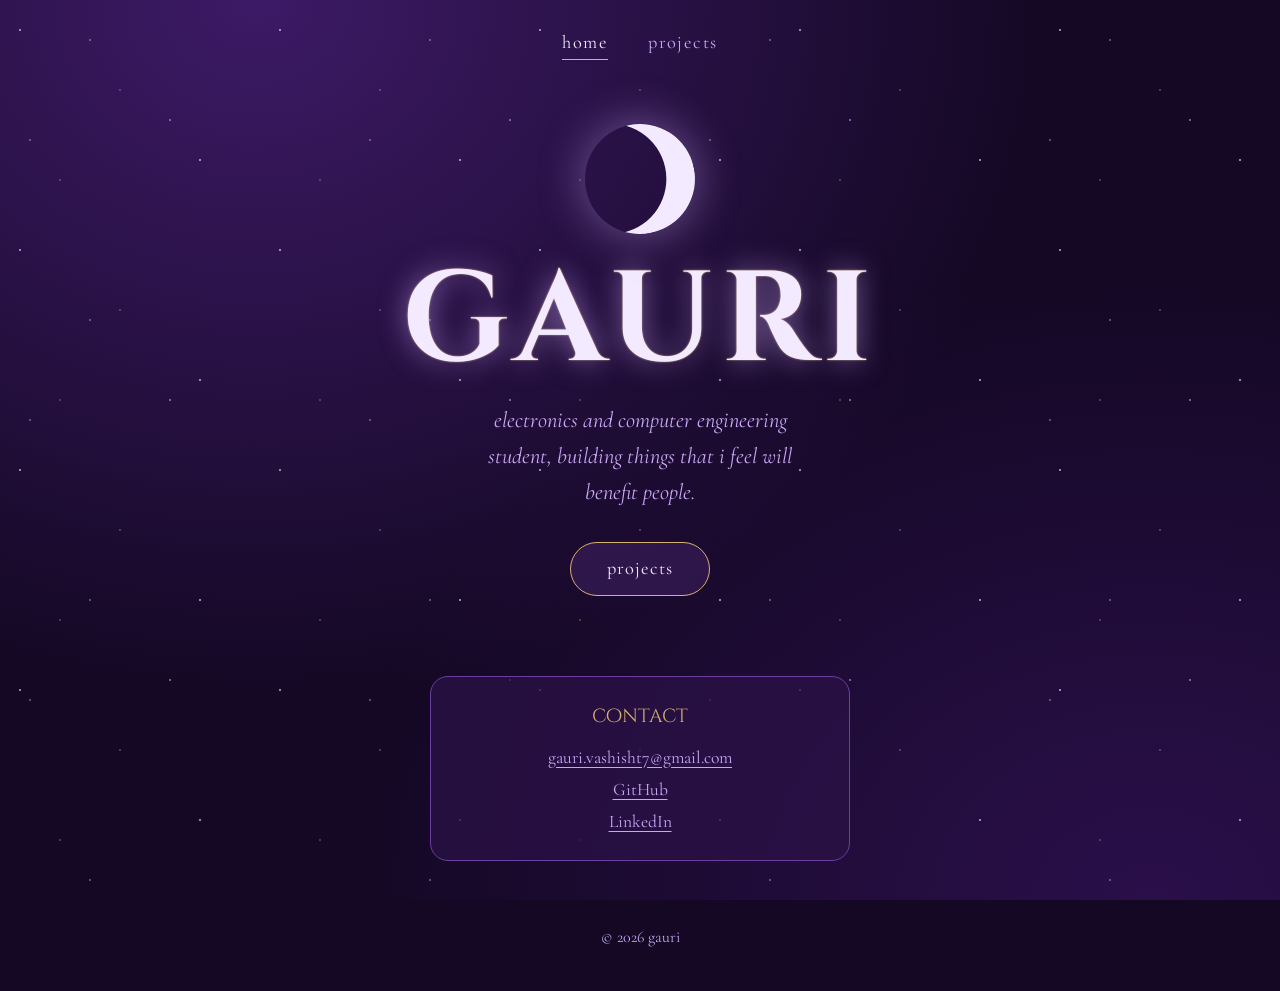
<file: index.html>
<!DOCTYPE html>
<html lang="en">
<head>
  <meta charset="UTF-8">
  <meta name="viewport" content="width=device-width, initial-scale=1">
  <title>welcome to my corner of the internet</title>
  <meta name="description" content="gauri's personal website and projects.">
  <link rel="preconnect" href="https://fonts.googleapis.com">
  <link rel="preconnect" href="https://fonts.gstatic.com" crossorigin>
  <link href="https://fonts.googleapis.com/css2?family=Cinzel+Decorative:wght@400;700&family=Cormorant+Garamond:ital,wght@0,400;0,600;1,400&display=swap" rel="stylesheet">
  <link rel="stylesheet" href="style.css">
</head>
<body>
  <header>
    <nav class="nav" aria-label="Main">
      <a href="index.html" aria-current="page">home</a>
      <a href="projects.html">projects</a>
    </nav>
  </header>

  <main>
    <section class="hero">
      <div class="moon" aria-hidden="true"></div>
      <h1>gauri</h1>
      <p class="tagline">electronics and computer engineering student, building things that i feel will benefit people.</p>
      <a class="btn" href="projects.html">projects</a>
    </section>

    <section class="contact" aria-labelledby="contact-title">
      <h2 id="contact-title">contact</h2>
      <ul>
        <li><a href="mailto:gauri.vashisht7@gmail.com">gauri.vashisht7@gmail.com</a></li>
        <li><a href="https://github.com/gauriv7">GitHub</a></li>
        <li><a href="https://www.linkedin.com/in/gauriv7">LinkedIn</a></li>
      </ul>
    </section>
  </main>

  <footer>&copy; 2026 gauri</footer>
</body>
</html>
</file>
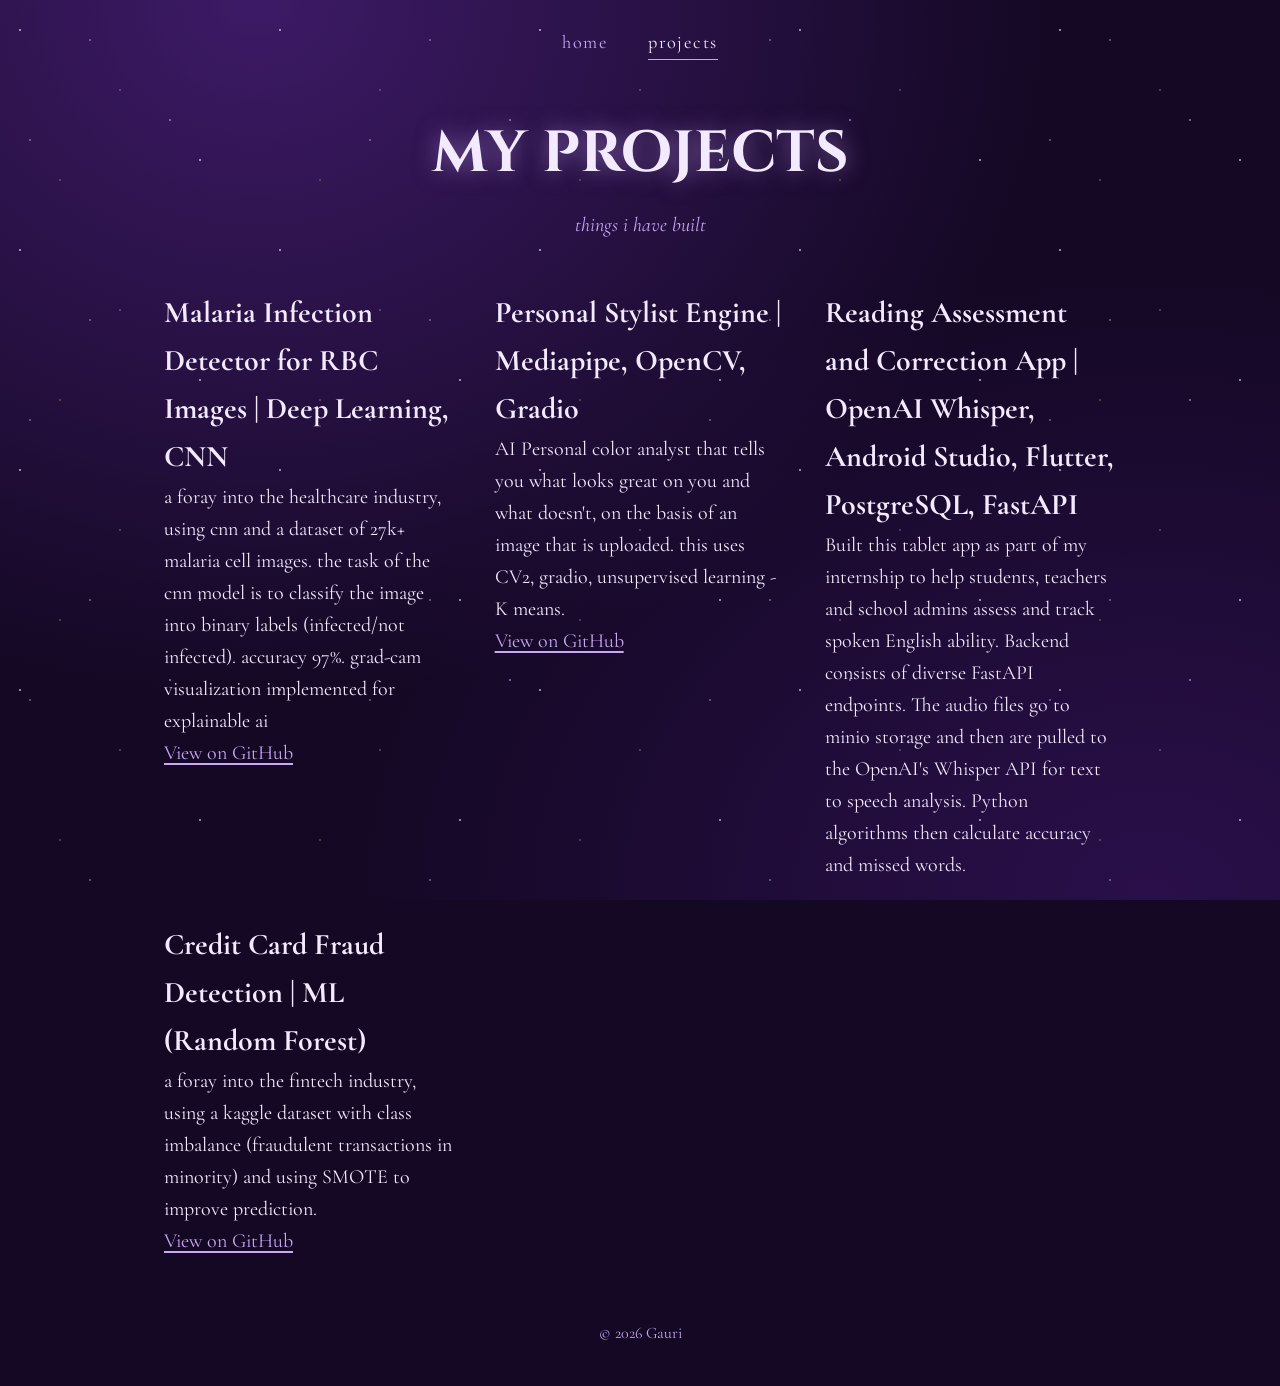
<file: projects.html>
<!DOCTYPE html>
<html lang="en">
<head>
  <meta charset="UTF-8">
  <meta name="viewport" content="width=device-width, initial-scale=1">
  <title>projects | gauri</title>
  <link rel="preconnect" href="https://fonts.googleapis.com">
  <link rel="preconnect" href="https://fonts.gstatic.com" crossorigin>
  <link href="https://fonts.googleapis.com/css2?family=Cinzel+Decorative:wght@400;700&family=Cormorant+Garamond:ital,wght@0,400;0,600;1,400&display=swap" rel="stylesheet">
  <link rel="stylesheet" href="style.css">
</head>
<body>
  <header>
    <nav class="nav" aria-label="Main">
      <a href="index.html">home</a>
      <a href="projects.html" aria-current="page">projects</a>
    </nav>
  </header>

  <main>
    <div class="page-title">
      <h1>my projects</h1>
      <p>things i have built</p>
    </div>

    <div class="grid">

      <!-- ===== PROJECT CARD: copy this whole block for each new project ===== -->
      <article class="Malaria Infection Detector for RBC Images | Deep Learning, CNN">
       
        <div class="body">
          <h2>Malaria Infection Detector for RBC Images | Deep Learning, CNN</h2>
          <p>a foray into the healthcare industry, using cnn and a dataset of 27k+ malaria cell images. the task of the cnn model is to classify the image into binary labels (infected/not infected). accuracy 97%. grad-cam visualization implemented for explainable ai</p>
          <a href="https://github.com/gauriv7/Malaria-Testing-CNN">View on GitHub</a>
        </div>
      </article>
      <!-- ===== END PROJECT CARD ===== -->

      <article class="Personal Stylist Engine | Mediapipe, OpenCV, Gradio">
        
        <div class="body">
          <h2>Personal Stylist Engine | Mediapipe, OpenCV, Gradio</h2>
          <p>AI Personal color analyst that tells you what looks great on you and what doesn't, on the basis of an image that is uploaded. this uses CV2, gradio, unsupervised learning - K means.</p>
          <a href="https://github.com/gauriv7/AI-Personal-Color-Analysis-Engine">View on GitHub</a>
        </div>
      </article>

      <article class="Reading Assessment and Correction App | OpenAI Whisper, Android Studio, Flutter, PostgreSQL, FastAPI">
        
        <div class="body">
          <h2>Reading Assessment and Correction App | OpenAI Whisper, Android Studio, Flutter, PostgreSQL, FastAPI</h2>
          <p>Built this tablet app as part of my internship to help students, teachers and school admins assess and track spoken English ability. Backend consists of diverse FastAPI endpoints. The audio files go to minio storage and then are pulled to the OpenAI's Whisper API for text to speech analysis. Python algorithms then calculate accuracy and missed words.</p>
    
        </div>
      </article>

      <article class="Credit Card Fraud Detection | ML (Random Forest)">
       
        <div class="body">
          <h2>Credit Card Fraud Detection | ML (Random Forest)</h2>
          <p>a foray into the fintech industry, using a kaggle dataset with class imbalance (fraudulent transactions in minority) and using SMOTE to improve prediction.</p>
          <a href="https://github.com/gauriv7/Credit-Card-Fraud-Detection">View on GitHub</a>
        </div>
      </article>

    </div>
  </main>

  <footer>&copy; 2026 Gauri</footer>
</body>
</html>
</file>
<file: style.css>
/* ---------- Palette & fonts ---------- */
:root {
  --night: #140824;      /* deepest aubergine */
  --plum: #2b1247;       /* panels */
  --amethyst: #6b3fa0;   /* borders, hover */
  --lilac: #c9a7f5;      /* soft text, links */
  --moon: #f3eaff;       /* main text */
  --gold: #d9b26f;       /* small accents */
}

* { box-sizing: border-box; margin: 0; padding: 0; }

html { scroll-behavior: smooth; }

body {
  min-height: 100vh;
  font-family: "Cormorant Garamond", Georgia, serif;
  font-size: 1.25rem;
  line-height: 1.6;
  color: var(--moon);
  background:
    radial-gradient(ellipse at 20% 0%, #3d1a66 0%, transparent 55%),
    radial-gradient(ellipse at 90% 100%, #2a0f4a 0%, transparent 50%),
    var(--night);
  background-attachment: fixed;
  overflow-x: hidden;
}

/* Twinkling stars (pure CSS) */
body::before, body::after {
  content: "";
  position: fixed;
  inset: 0;
  pointer-events: none;
  z-index: 0;
  background-repeat: repeat;
}
body::before {
  background-image:
    radial-gradient(1.5px 1.5px at 20px 30px, #fff, transparent),
    radial-gradient(1px 1px at 120px 90px, var(--lilac), transparent),
    radial-gradient(1.5px 1.5px at 200px 160px, #fff, transparent),
    radial-gradient(1px 1px at 60px 180px, var(--gold), transparent);
  background-size: 260px 220px;
  animation: twinkle 6s ease-in-out infinite alternate;
}
body::after {
  background-image:
    radial-gradient(1px 1px at 90px 40px, #fff, transparent),
    radial-gradient(1.5px 1.5px at 170px 120px, var(--lilac), transparent),
    radial-gradient(1px 1px at 30px 140px, #fff, transparent);
  background-size: 340px 280px;
  animation: twinkle 9s ease-in-out infinite alternate-reverse;
}
@keyframes twinkle { from { opacity: .35; } to { opacity: 1; } }

main, header, footer { position: relative; z-index: 1; }

a { color: var(--lilac); text-underline-offset: 4px; }
a:hover { color: var(--gold); }
a:focus-visible, button:focus-visible {
  outline: 2px solid var(--gold);
  outline-offset: 3px;
}

/* ---------- Navigation ---------- */
.nav {
  display: flex;
  justify-content: center;
  gap: 2.5rem;
  padding: 1.75rem 1rem 0;
  font-size: 1.15rem;
  letter-spacing: .08em;
}
.nav a { text-decoration: none; color: var(--lilac); padding-bottom: 2px; border-bottom: 1px solid transparent; }
.nav a:hover, .nav a[aria-current="page"] { color: var(--moon); border-bottom-color: var(--gold); }

/* ---------- Home hero ---------- */
.hero {
  display: flex;
  flex-direction: column;
  align-items: center;
  text-align: center;
  padding: 4rem 1.25rem 2rem;
}

.moon {
  width: 110px;
  height: 110px;
  border-radius: 50%;
  background: transparent;
  box-shadow: inset -28px -6px 0 0 var(--moon), 0 0 40px 6px rgba(201, 167, 245, .35);
  transform: rotate(-12deg);
  margin-bottom: 1.5rem;
  animation: rise 1.6s ease-out both;
}
@keyframes rise { from { opacity: 0; transform: translateY(18px) rotate(-12deg); } to { opacity: 1; transform: translateY(0) rotate(-12deg); } }

.hero h1 {
  font-family: "Cinzel Decorative", "Cormorant Garamond", serif;
  font-weight: 700;
  font-size: clamp(3.5rem, 14vw, 8rem);
  line-height: 1;
  letter-spacing: .06em;
  color: var(--moon);
  text-shadow: 0 0 28px rgba(201, 167, 245, .55), 0 0 2px var(--gold);
}

.tagline {
  margin-top: 1rem;
  max-width: 32ch;
  font-style: italic;
  color: var(--lilac);
  font-size: 1.4rem;
}

.btn {
  display: inline-block;
  margin-top: 2rem;
  padding: .7rem 2.2rem;
  border: 1px solid var(--gold);
  border-radius: 999px;
  color: var(--moon);
  text-decoration: none;
  font-size: 1.15rem;
  letter-spacing: .06em;
  background: rgba(107, 63, 160, .25);
  transition: background .25s, box-shadow .25s;
}
.btn:hover { background: rgba(107, 63, 160, .6); box-shadow: 0 0 22px rgba(217, 178, 111, .35); color: var(--moon); }

/* ---------- Contact box ---------- */
.contact {
  width: min(92%, 420px);
  margin: 3rem auto 4rem;
  padding: 1.5rem 1.75rem;
  border: 1px solid var(--amethyst);
  border-radius: 18px;
  background: rgba(43, 18, 71, .75);
  text-align: center;
}
.contact h2 {
  font-family: "Cinzel Decorative", serif;
  font-size: 1.2rem;
  font-weight: 400;
  margin-bottom: .75rem;
  color: var(--gold);
}
.contact ul { list-style: none; font-size: 1.1rem; }
.contact li + li { margin-top: .25rem; }

/* ---------- Projects page ---------- */
.page-title {
  text-align: center;
  padding: 3rem 1rem 1rem;
}
.page-title h1 {
  font-family: "Cinzel Decorative", serif;
  font-size: clamp(2.2rem, 7vw, 3.6rem);
  text-shadow: 0 0 22px rgba(201, 167, 245, .5);
}
.page-title p { color: var(--lilac); font-style: italic; margin-top: .5rem; }

.grid {
  display: grid;
  grid-template-columns: repeat(auto-fit, minmax(260px, 1fr));
  gap: 2.5rem;
  max-width: 1000px;
  margin: 2rem auto 4rem;
  padding: 0 1.5rem;
}

/* each project sits in an arched window */
.project {
  display: flex;
  flex-direction: column;
  background: var(--plum);
  border: 1px solid var(--amethyst);
  border-radius: 140px 140px 14px 14px;
  overflow: hidden;
  transition: box-shadow .3s, border-color .3s;
}
.project:hover { border-color: var(--gold); box-shadow: 0 0 30px rgba(201, 167, 245, .25); }

.project img {
  width: 100%;
  aspect-ratio: 4 / 3;
  object-fit: cover;
  display: block;
  background: linear-gradient(160deg, #4a2480, #1d0b33);  /* shows if image is missing */
}
.project .body { padding: 1.25rem 1.5rem 1.6rem; }
.project h2 { font-size: 1.5rem; font-weight: 600; margin-bottom: .4rem; }
.project p { font-size: 1.1rem; color: #e2d3f7; margin-bottom: 1rem; }

footer { text-align: center; padding: 0 1rem 2.5rem; color: var(--lilac); font-size: 1rem; }

@media (prefers-reduced-motion: reduce) {
  body::before, body::after, .moon { animation: none; }
  html { scroll-behavior: auto; }
}
</file>
